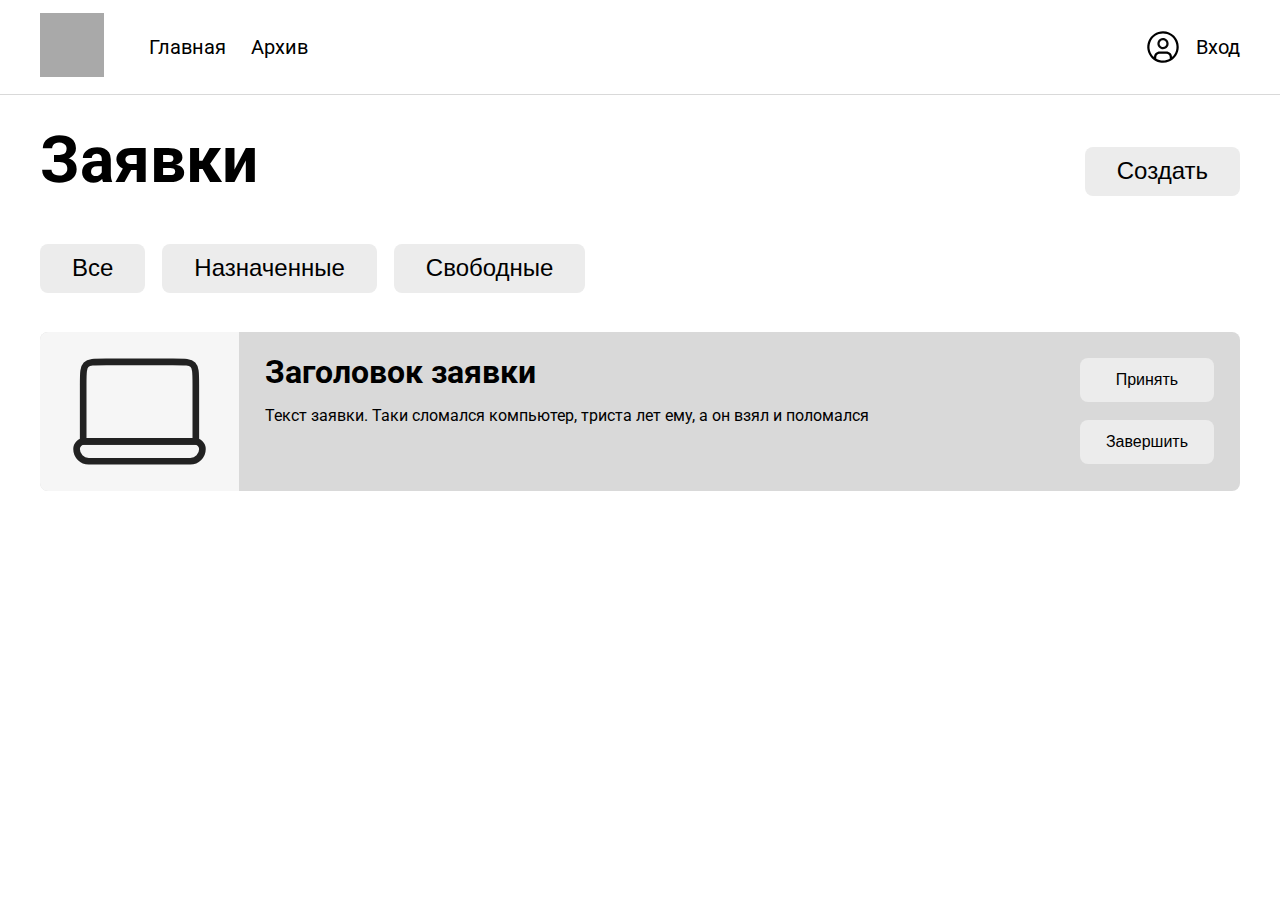
<file: BidBook/index.html>
<!DOCTYPE html>
<html lang="en">
  <head>
    <meta charset="UTF-8" />
    <meta name="viewport" content="width=device-width, initial-scale=1.0" />
    <link rel="stylesheet" href="./styles/global.css" />
    <link rel="stylesheet" href="./styles/header.css" />
    <link rel="stylesheet" href="./styles/mainpage.css" />
    <link rel="stylesheet" href="./styles/components/button.css" />
    <link rel="stylesheet" href="./styles/components/card.css" />
    <link rel="preconnect" href="https://fonts.googleapis.com" />
    <link rel="preconnect" href="https://fonts.gstatic.com" crossorigin />
    <link
      href="https://fonts.googleapis.com/css2?family=Roboto:wght@400;700&display=swap"
      rel="stylesheet"
    />

    <title>BidBook</title>
  </head>
  <body>
    <header class="header">
      <div class="header__wrapper">
        <a href="#"
          ><img
            src="./images/logo.svg"
            alt="Логотип BigBook"
            class="header__logo"
        /></a>
        <ul class="header__nav">
          <li><a href="#" class="nav__link">Главная</a></li>
          <li><a href="#" class="nav__link">Архив</a></li>
        </ul>
        <a href="#" class="header__profile">
          <img
            src="./images/profile-logo.svg"
            alt="Логотип пользователя"
            class="header__prfile__logo"
          />
          Вход
        </a>
        <img src="./images/menu.svg" alt="" class="mobile-menu" />
      </div>
    </header>
    <main class="main">
      <div class="main__head">
        <h1>Заявки</h1>
        <button class="button button_normal">Создать</button>
      </div>
      <div class="main__chips">
        <button class="button button_normal">Все</button>
        <button class="button button_normal">Назначенные</button>
        <button class="button button_normal">Свободные</button>
      </div>
      <div class="card__wrapper">
        <div class="card">
          <div class="card__image-bg">
            <img
              src="./images/main_icons/desktop.svg"
              alt="Логотип компьютера"
              class="card__image"
            />
          </div>
          <div class="card__main">
            <div class="card__main__wrapper">
              <div class="card__main__body">
                <h2>Заголовок заявки</h2>
                <p>
                  Текст заявки. Таки сломался компьютер, триста лет ему, а он
                  взял и поломался
                </p>
              </div>
              <div class="card__main__buttons">
                <button class="button button_small">Принять</button>
                <button class="button button_small">Завершить</button>
              </div>
            </div>
            <div class="card__main__footer"></div>
          </div>
        </div>
      </div>
    </main>
    <footer></footer>
  </body>
</html>
</file>
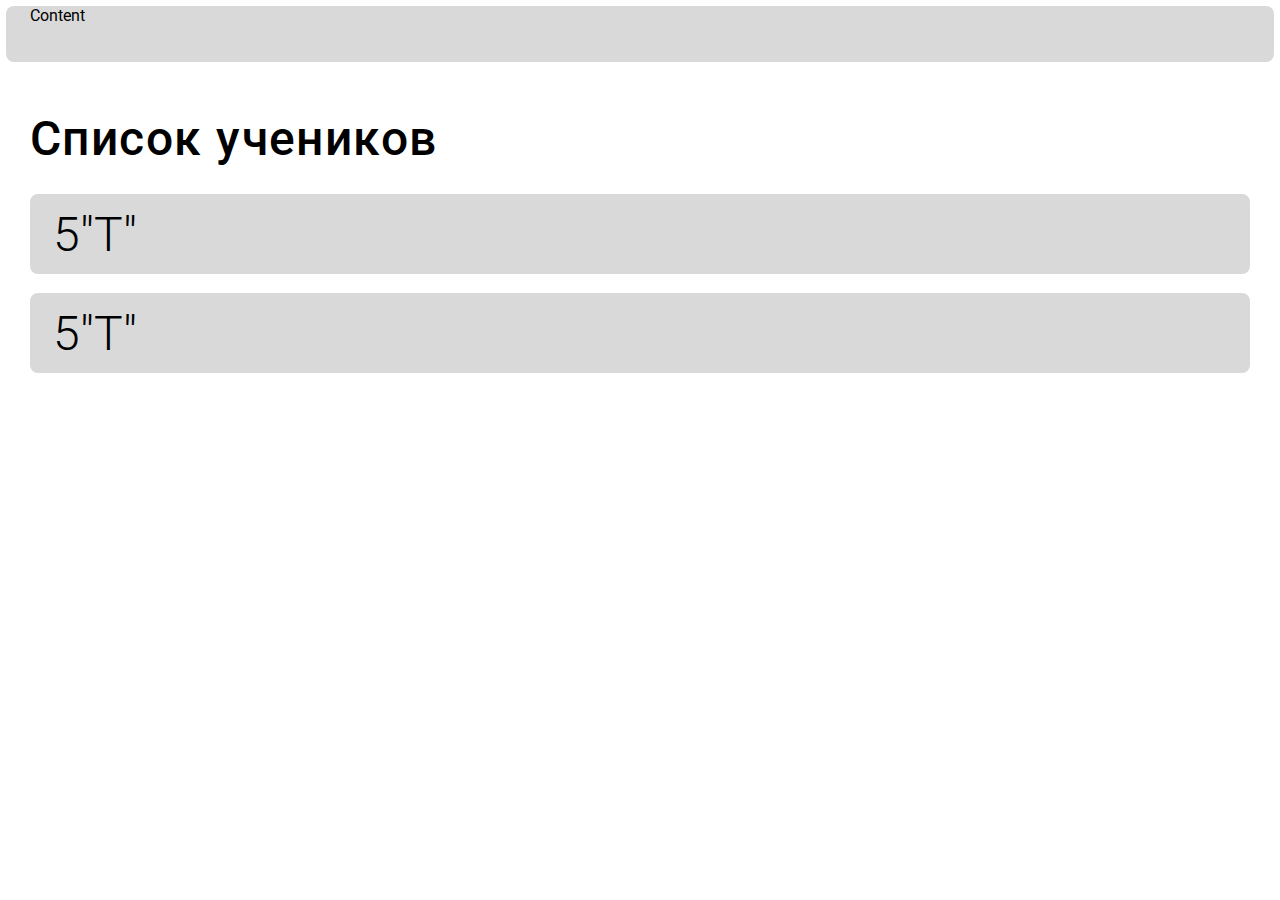
<file: GradeWorl/index.html>
<!DOCTYPE html>
<html lang="en">
  <head>
    <meta charset="UTF-8" />
    <meta name="viewport" content="width=device-width, initial-scale=1.0" />
    <title>MainPage</title>
    <!--App css-->
    <link rel="stylesheet" href="./styles/global.css" />
    <link rel="stylesheet" href="./styles/components/header.css" />
    <link rel="stylesheet" href="./styles/components/accordion.css" />
    <link rel="stylesheet" href="./styles/pages/index.css" />
    <!--Fonts-->
    <link rel="preconnect" href="https://fonts.googleapis.com" />
    <link rel="preconnect" href="https://fonts.gstatic.com" crossorigin />
    <link
      href="https://fonts.googleapis.com/css2?family=Roboto:wght@300;500&display=swap"
      rel="stylesheet"
    />
    <script src="./scripts/accordion.js" async></script>
  </head>
  <body>
    <header class="header">
      <div class="wrapper">Content</div>
    </header>
    <main>
      <h1>Список учеников</h1>
      <!--разделить заголовок и тело аккордиона, сдеать css анимацию и скрипт раскрытия-->
      <div class="accordion__wrapper">
        <div class="accordion__main">
          <div class="accordion__header">
            <h2>5"T"</h2>
          </div>
          <div class="accordion__body">
            <p class="accordion__item">Иванов Иван Иванович</p>
            <p class="accordion__item">Иванов Иван Иванович</p>
            <p class="accordion__item">Иванов Иван Иванович</p>
            <p class="accordion__item">Иванов Иван Иванович</p>
            <p class="accordion__item">Иванов Иван Иванович</p>
            <p class="accordion__item">Иванов Иван Иванович</p>
            <p class="accordion__item">Иванов Иван Иванович</p>
            <p class="accordion__item">Иванов Иван Иванович</p>
          </div>
        </div>
        <!---->
        <div class="accordion__main">
          <div class="accordion__header">
            <h2>5"T"</h2>
          </div>
          <div class="accordion__body">
            <p class="accordion__item">Иванов Иван Иванович</p>
          </div>
        </div>
      </div>
    </main>
  </body>
</html>
</file>
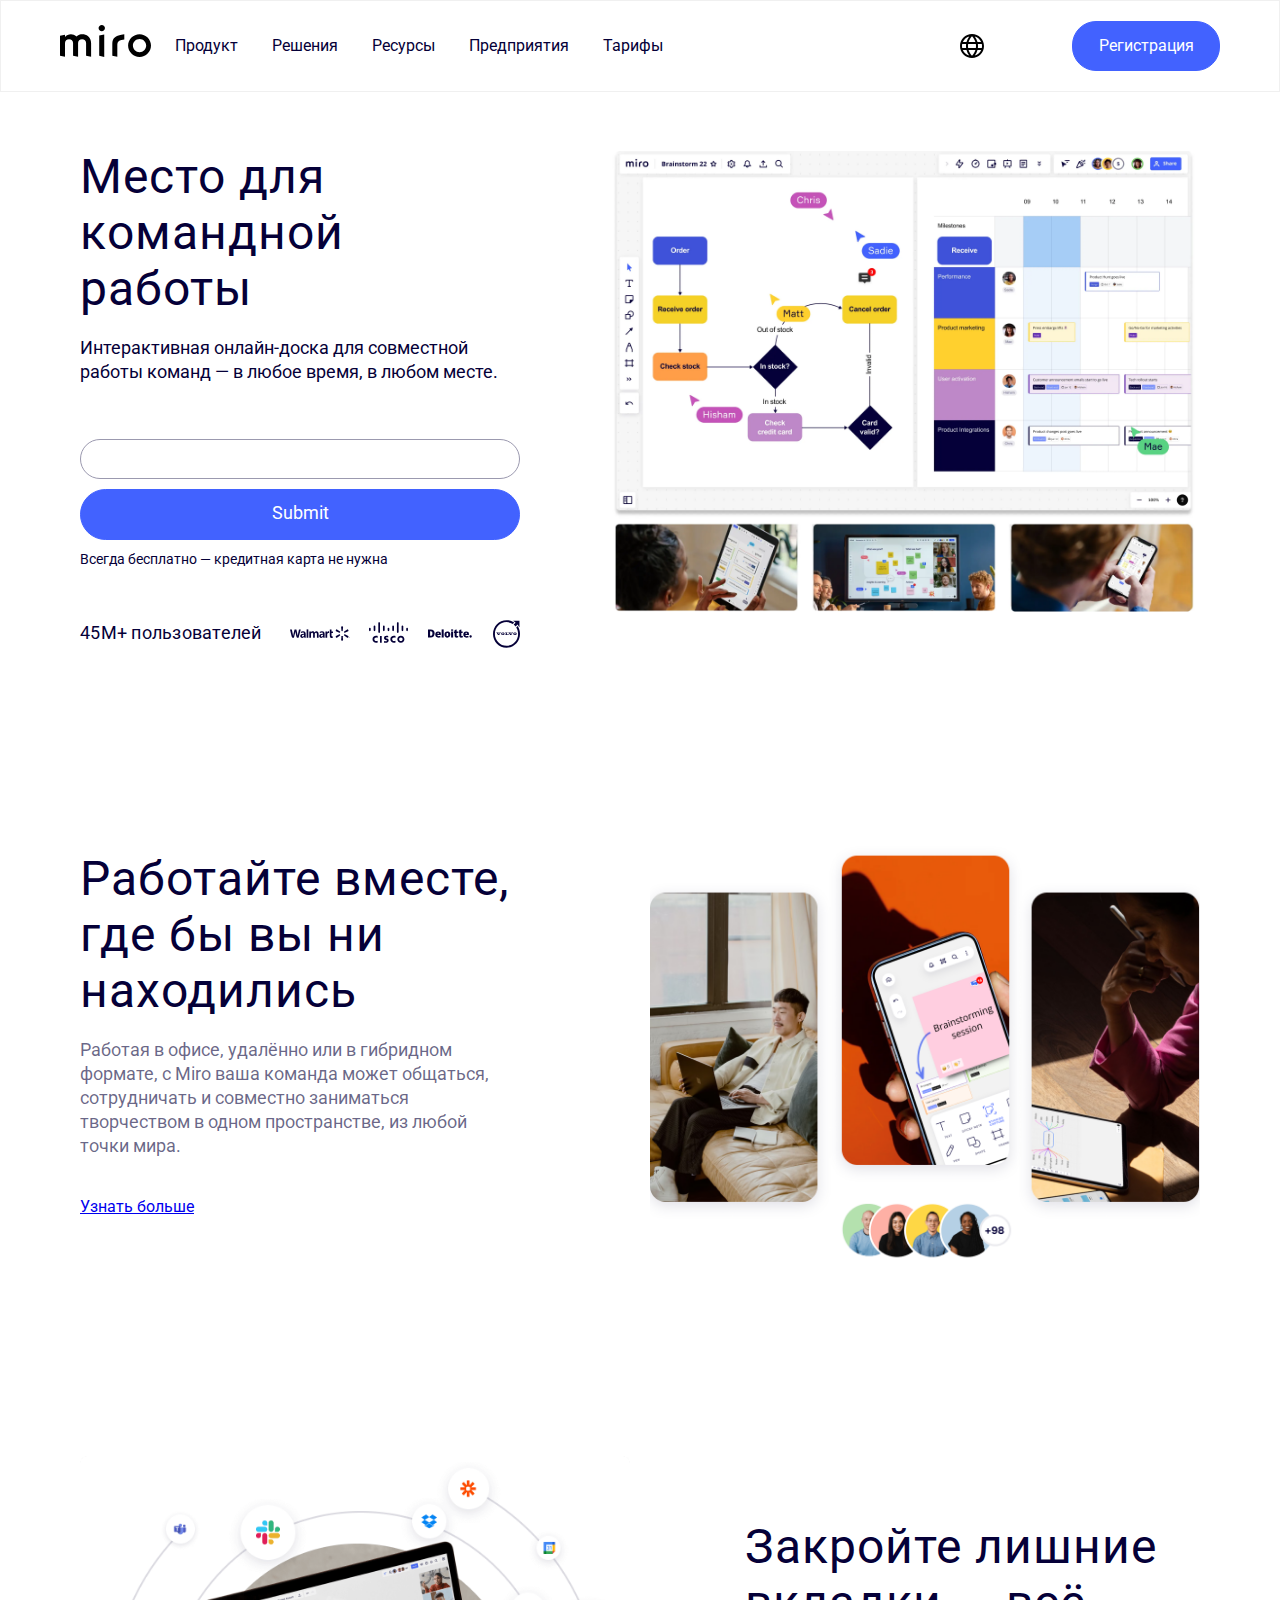
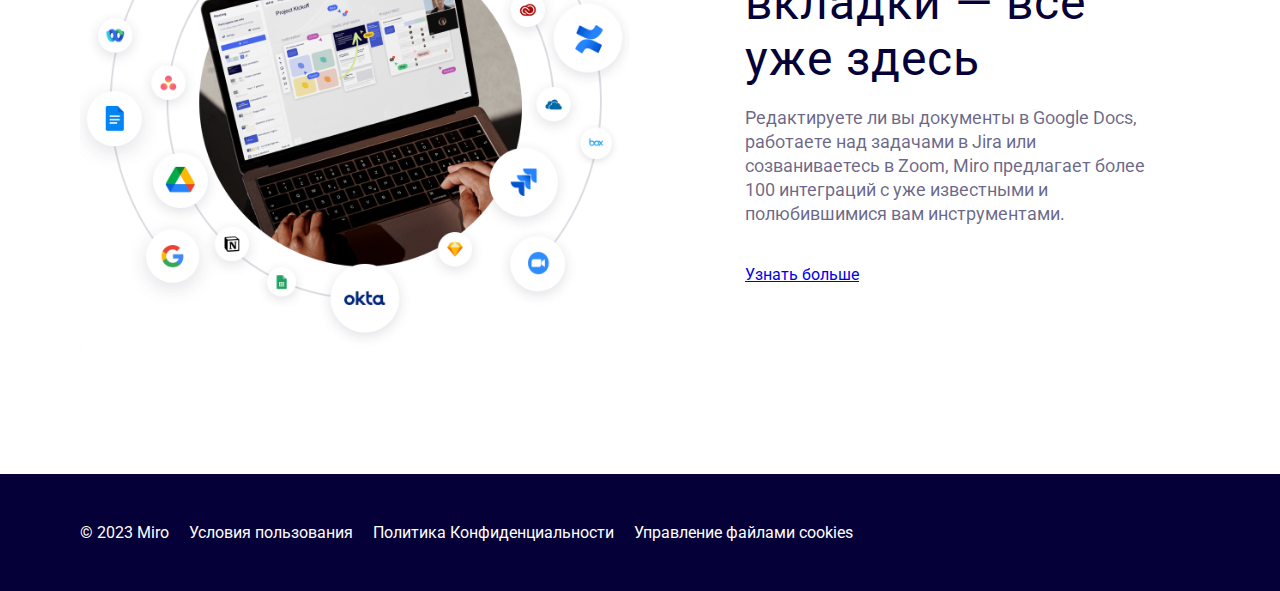
<file: miro/index.html>
<!DOCTYPE html>
<html lang="en">
  <head>
    <meta charset="UTF-8" />
    <meta name="viewport" content="width=device-width, initial-scale=1.0" />
    <title>Miro</title>
    <link rel="stylesheet" href="./styles/styles.css" />
    <link rel="preconnect" href="https://fonts.googleapis.com" />
    <link rel="preconnect" href="https://fonts.gstatic.com" crossorigin />
    <link
      href="https://fonts.googleapis.com/css2?family=Roboto&display=swap"
      rel="stylesheet"
    />
  </head>
  <body>
    <header>
      <nav>
        <a href="#"><img src="./images/Miro_icon.svg" alt="Логотип Miro" /></a>
        <ul>
          <li><a href="#">Продукт</a></li>
          <li><a href="#">Решения</a></li>
          <li><a href="#">Ресурсы</a></li>
          <li><a href="#">Предприятия</a></li>
          <li><a href="#">Тарифы</a></li>
        </ul>
        <img src="./images/globus.svg" alt="Изменение языка" class="langimg" />
        <a href="#" class="reglink">Регистрация</a>
      </nav>
    </header>

    <main>
      <section id="heroSection">
        <div>
          <h1>
            Место для<br />
            командной<br />
            работы
          </h1>
          <p class="ptext">
            Интерактивная онлайн-доска для совместной<br />работы команд — в
            любое время, в любом месте.
          </p>
          <form action="#" id="heroForm">
            <label for="heroEmail">E-mail</label>
            <input type="email" id="heroEmail" />
            <div>
              <input type="submit" />
            </div>
            <p>Всегда бесплатно — кредитная карта не нужна</p>
          </form>
          <div>
            <p>45M+ пользователей</p>
            <img src="./images/walmart.svg" alt="walmart logo" id="walmart" />
            <img src="./images/cisco.svg" alt="Cisco logo" /><img
              src="./images/Deloitte.svg"
              alt="Deloitte logo"
            />
            <img src="./images/volvo.svg" alt="volvo logo" />
          </div>
        </div>
        <img src="./images/miro_1.png" alt="Рабочее пространство Miro" />
      </section>
      <section id="secondSection">
        <div>
          <h2>Работайте вместе,<br />где бы вы ни<br />находились</h2>
          <p class="ptext gray">
            Работая в офисе, удалённо или в гибридном<br />формате, с Miro ваша
            команда может общаться,<br />сотрудничать и совместно заниматься<br />
            творчеством в одном пространстве, из любой<br />точки мира.
          </p>
          <a href="#">Узнать больше</a>
        </div>
        <img src="./images/miro_2.png" alt="Совместная работа в Miro" />
      </section>
      <section id="thirdSection">
        <img
          src="./images/miro_3.png"
          alt="Пример интеграции других сервисов"
        />
        <div>
          <h2>Закройте лишние<br />вкладки — всё<br />уже здесь</h2>
          <p class="ptext gray">
            Редактируете ли вы документы в Google Docs,<br />работаете над
            задачами в Jira или<br />созваниваетесь в Zoom, Miro предлагает
            более<br />100 интеграций с уже известными и<br />полюбившимися вам
            инструментами.
          </p>
          <a href="#">Узнать больше</a>
        </div>
      </section>
    </main>
    <footer>
      <div>
        <div><p>&copy; 2023 Miro</p></div>
        <div>
          <p>Условия пользования</p>
        </div>
        <div>
          <p>Политика Конфиденциальности</p>
        </div>
        <div>
          <p>Управление файлами cookies</p>
        </div>
      </div>
    </footer>
  </body>
</html>
</file>
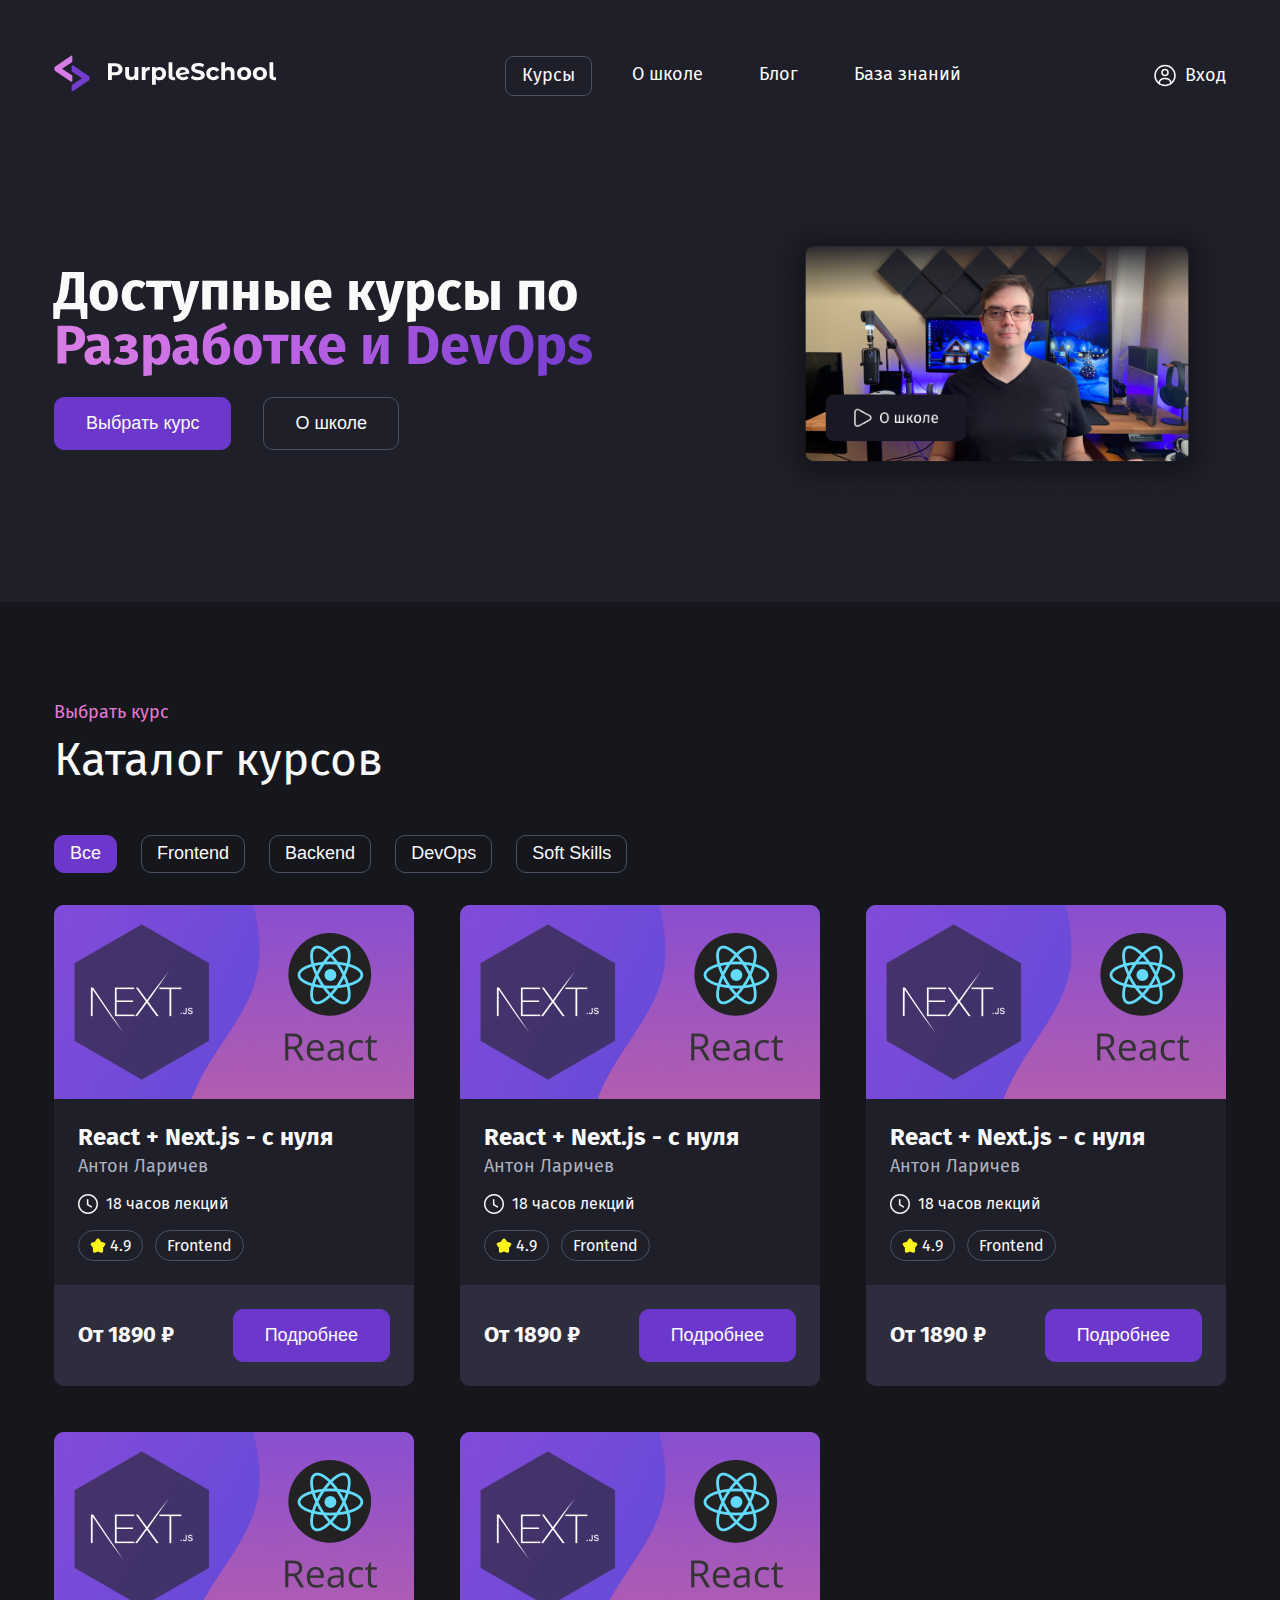
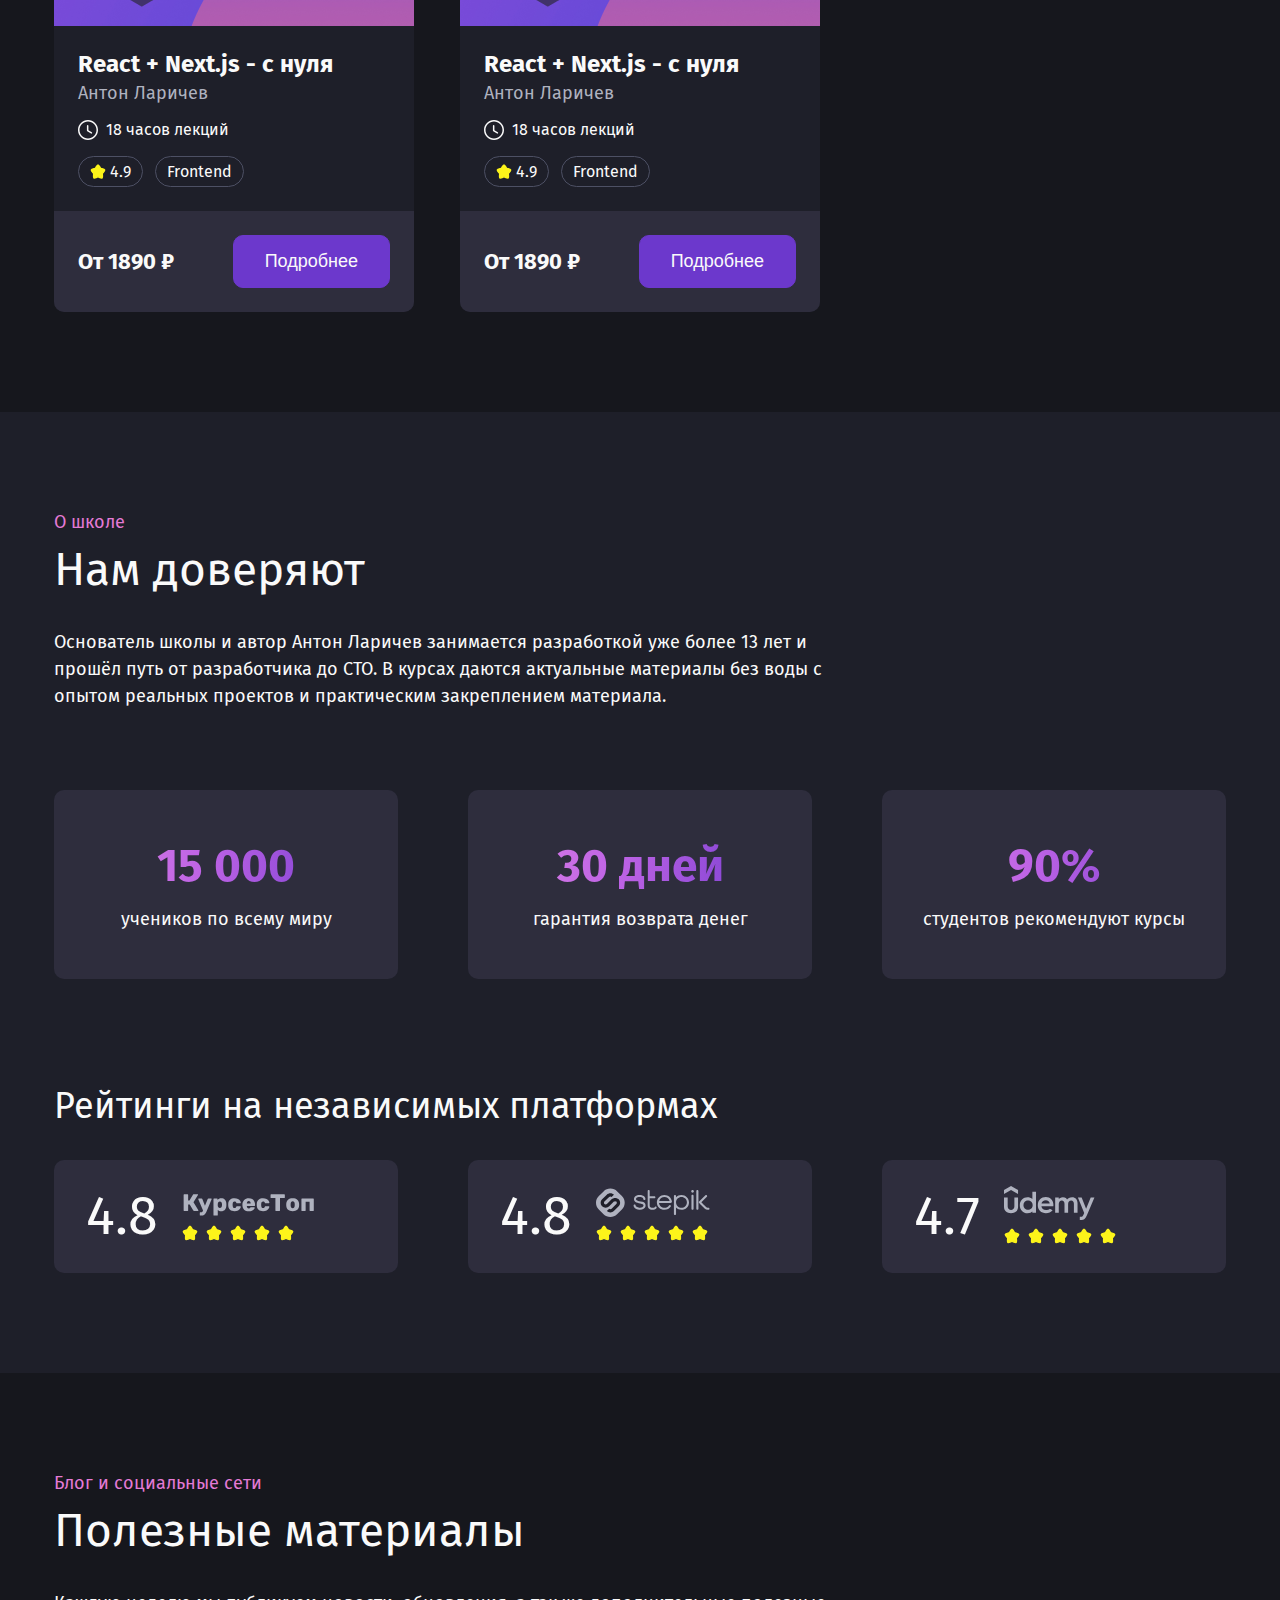
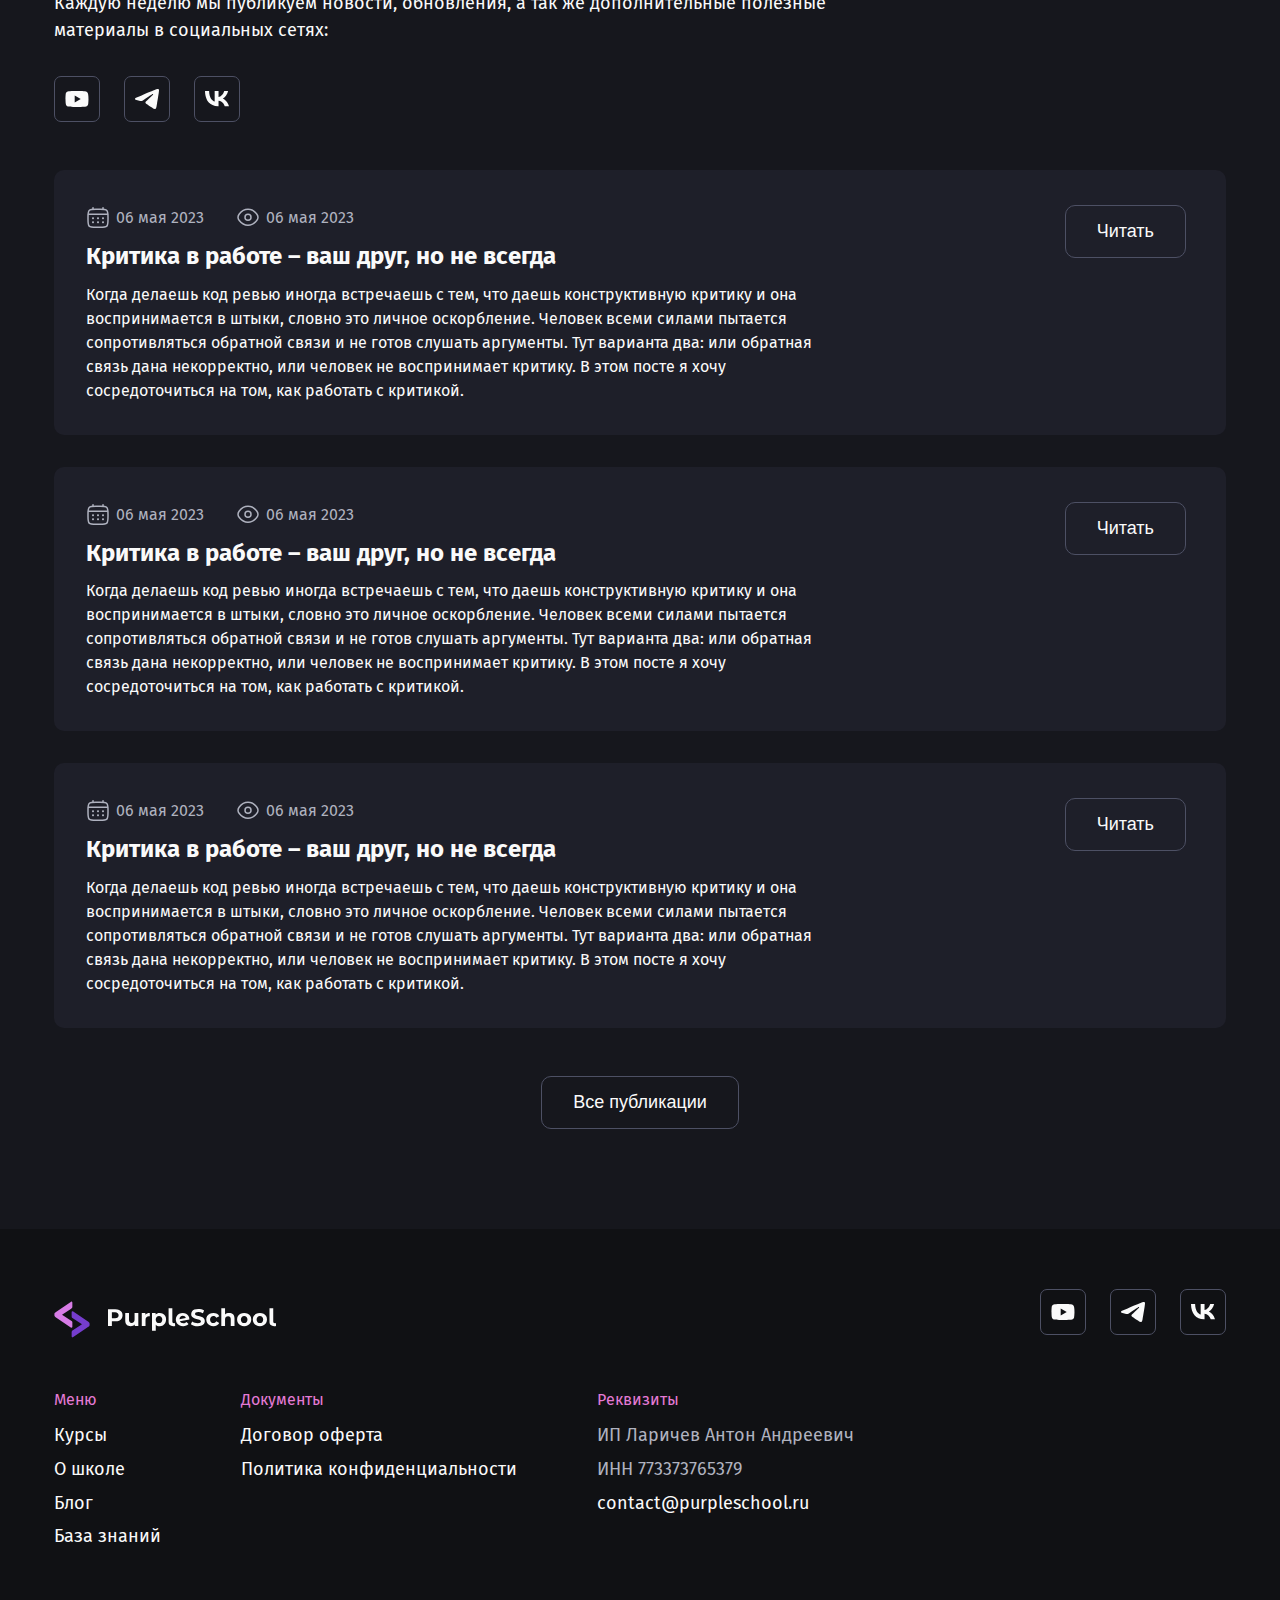
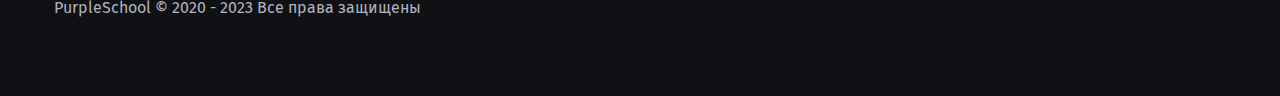
<file: school/index.html>
<!DOCTYPE html>
<html lang="en">
  <head>
    <meta charset="UTF-8" />
    <meta name="viewport" content="width=device-width, initial-scale=1.0" />
    <link rel="preconnect" href="https://fonts.googleapis.com" />
    <link rel="preconnect" href="https://fonts.gstatic.com" crossorigin />
    <link
      href="https://fonts.googleapis.com/css2?family=Fira+Sans:wght@400;700&display=swap"
      rel="stylesheet"
    />
    <link rel="stylesheet" href="./styles/global.css" />
    <link rel="stylesheet" href="./styles/header.css" />
    <link rel="stylesheet" href="./styles/page.css" />
    <link rel="stylesheet" href="./styles/components/button.css" />
    <link rel="stylesheet" href="./styles/footer.css" />
    <link rel="stylesheet" href="./styles/components/socials.css" />
    <link rel="stylesheet" href="./styles/components/subheading.css" />
    <link rel="stylesheet" href="./styles/components/card.css" />
    <title>School</title>
  </head>
  <body>
    <header class="header">
      <div class="header__wrapper">
        <a href="#" class="header__logo">
          <img src="./images/logo.svg" alt="логотип Purple School"
        /></a>
        <nav>
          <ul class="menu">
            <li class="menu__item menu__item_active"><a href="#">Курсы</a></li>
            <li class="menu__item"><a href="#">О школе</a></li>
            <li class="menu__item"><a href="#">Блог</a></li>
            <li class="menu__item"><a href="#">База знаний</a></li>
          </ul>
        </nav>
        <a href="#" class="header__login">
          <img src="./images/user.svg" alt="Логотип пользователя" />
          <div>Вход</div>
        </a>
        <button class="header__mobile-menu-button">
          <img src="./images/menu.svg" alt="Мобильное меню" />
        </button>
      </div>
    </header>
    <main>
      <section class="hero">
        <div class="hero__wrapper">
          <div>
            <h1 class="hero__h1">
              Доступные курсы по<br />
              <span class="hero__h1_gradient">Разработке и DevOps</span>
            </h1>
            <div class="hero__buttons">
              <button class="button button_primary">Выбрать курс</button>
              <button class="button button_secondary">О школе</button>
            </div>
          </div>
          <img
            class="hero__image"
            src="./images/hero_video.png"
            alt="Видео о школе"
          />
        </div>
      </section>
      <section class="courses">
        <div class="courses__head">
          <div class="subheading">
            <p class="subheading__super">Выбрать курс</p>
            <h2 class="subheading__main">Каталог курсов</h2>
          </div>
          <div class="courses__chip-line">
            <button class="button button_primary button_small">Все</button
            ><button class="button button_secondary button_small">
              Frontend</button
            ><button class="button button_secondary button_small">
              Backend</button
            ><button class="button button_secondary button_small">DevOps</button
            ><button class="button button_secondary button_small">
              Soft Skills
            </button>
          </div>
        </div>
        <div class="courses__cards">
          <div class="card">
            <div class="card__cover"></div>
            <div class="card__body">
              <div class="card__title">React + Next.js - с нуля</div>
              <div class="card__author">Антон Ларичев</div>
              <div class="card__lecture-time">
                <img src="./images/time_icon.svg" alt="Значок часов" />
                <div>18 часов лекций</div>
              </div>
              <div class="card__lecture__statistic">
                <div class="card__stat-item">
                  <img src="./images/Star.svg" alt="Значок звезды" />
                  <div>4.9</div>
                </div>
                <div class="card__stat-item">
                  <div>Frontend</div>
                </div>
              </div>
            </div>
            <div class="card__footer">
              <div class="card__price">От 1890 &#8381;</div>
              <button class="button button_primary">Подробнее</button>
            </div>
          </div>
          <div class="card">
            <div class="card__cover"></div>
            <div class="card__body">
              <div class="card__title">React + Next.js - с нуля</div>
              <div class="card__author">Антон Ларичев</div>
              <div class="card__lecture-time">
                <img src="./images/time_icon.svg" alt="Значок часов" />
                <div>18 часов лекций</div>
              </div>
              <div class="card__lecture__statistic">
                <div class="card__stat-item">
                  <img src="./images/Star.svg" alt="Значок звезды" />
                  <div>4.9</div>
                </div>
                <div class="card__stat-item">
                  <div>Frontend</div>
                </div>
              </div>
            </div>
            <div class="card__footer">
              <div class="card__price">От 1890 &#8381;</div>
              <button class="button button_primary">Подробнее</button>
            </div>
          </div>
          <div class="card">
            <div class="card__cover"></div>
            <div class="card__body">
              <div class="card__title">React + Next.js - с нуля</div>
              <div class="card__author">Антон Ларичев</div>
              <div class="card__lecture-time">
                <img src="./images/time_icon.svg" alt="Значок часов" />
                <div>18 часов лекций</div>
              </div>
              <div class="card__lecture__statistic">
                <div class="card__stat-item">
                  <img src="./images/Star.svg" alt="Значок звезды" />
                  <div>4.9</div>
                </div>
                <div class="card__stat-item">
                  <div>Frontend</div>
                </div>
              </div>
            </div>
            <div class="card__footer">
              <div class="card__price">От 1890 &#8381;</div>
              <button class="button button_primary">Подробнее</button>
            </div>
          </div>
          <div class="card">
            <div class="card__cover"></div>
            <div class="card__body">
              <div class="card__title">React + Next.js - с нуля</div>
              <div class="card__author">Антон Ларичев</div>
              <div class="card__lecture-time">
                <img src="./images/time_icon.svg" alt="Значок часов" />
                <div>18 часов лекций</div>
              </div>
              <div class="card__lecture__statistic">
                <div class="card__stat-item">
                  <img src="./images/Star.svg" alt="Значок звезды" />
                  <div>4.9</div>
                </div>
                <div class="card__stat-item">
                  <div>Frontend</div>
                </div>
              </div>
            </div>
            <div class="card__footer">
              <div class="card__price">От 1890 &#8381;</div>
              <button class="button button_primary">Подробнее</button>
            </div>
          </div>
          <div class="card">
            <div class="card__cover"></div>
            <div class="card__body">
              <div class="card__title">React + Next.js - с нуля</div>
              <div class="card__author">Антон Ларичев</div>
              <div class="card__lecture-time">
                <img src="./images/time_icon.svg" alt="Значок часов" />
                <div>18 часов лекций</div>
              </div>
              <div class="card__lecture__statistic">
                <div class="card__stat-item">
                  <img src="./images/Star.svg" alt="Значок звезды" />
                  <div>4.9</div>
                </div>
                <div class="card__stat-item">
                  <div>Frontend</div>
                </div>
              </div>
            </div>
            <div class="card__footer">
              <div class="card__price">От 1890 &#8381;</div>
              <button class="button button_primary">Подробнее</button>
            </div>
          </div>
        </div>
      </section>
      <section class="feedback">
        <div class="feedback__wrapper">
          <div class="feedback__header">
            <div class="subheading">
              <p class="subheading__super">О школе</p>
              <h2 class="subheading__main">Нам доверяют</h2>
            </div>
            <p class="blog__p">
              Основатель школы и автор Антон Ларичев занимается разработкой уже
              более 13 лет и прошёл путь от разработчика до CTO. В курсах даются
              актуальные материалы без воды с опытом реальных проектов и
              практическим закреплением материала.
            </p>
          </div>
          <div class="card card_light card_padding-48 feedback__stat_card">
            <div class="feedback__text_gradient">15 000</div>
            <div class="feedback__text_base">учеников по всему миру</div>
          </div>
          <div class="card card_light card_padding-48 feedback__stat_card">
            <div class="feedback__text_gradient">30 дней</div>
            <div class="feedback__text_base">гарантия возврата денег</div>
          </div>
          <div class="card card_light card_padding-48 feedback__stat_card">
            <div class="feedback__text_gradient">90%</div>
            <div class="feedback__text_base">студентов рекомендуют курсы</div>
          </div>
          <h3 class="feedback__ratings-header">
            Рейтинги на независимых платформах
          </h3>
          <div class="card card_light card_padding-24 feedback__rating-wrapper">
            <div class="rating-number">4.8</div>
            <div>
              <img src="./images/courses_rating_1.svg" alt="" />
            </div>
          </div>
          <div class="card card_light card_padding-24 feedback__rating-wrapper">
            <div class="rating-number">4.8</div>
            <div>
              <img src="./images/courses_rating_2.svg" alt="" />
            </div>
          </div>
          <div class="card card_light card_padding-24 feedback__rating-wrapper">
            <div class="rating-number">4.7</div>
            <div>
              <img src="./images/courses_rating_3.svg" alt="" />
            </div>
          </div>
        </div>
      </section>
      <section>
        <div class="blog__wrapper">
          <div class="blog__header">
            <div class="subheading">
              <p class="subheading__super">Блог и социальные сети</p>
              <h2 class="subheading__main">Полезные материалы</h2>
            </div>
            <p class="blog__p">
              Каждую неделю мы публикуем новости, обновления, а так же
              дополнительные полезные материалы в социальных сетях:
            </p>
            <div class="socials">
              <a class="socials__link" href="#"
                ><img src="./images/youtube_logo.svg" alt="Логотип youtube"
              /></a>
              <a class="socials__link" href="#"
                ><img src="./images/telegram_logo.svg" alt="Логотип telegram"
              /></a>
              <a class="socials__link" href="#"
                ><img src="./images/vk_logo.svg" alt="Логотип vk"
              /></a>
            </div>
          </div>
          <div class="articles">
            <div class="articles__item">
              <div class="articles__item__content">
                <div class="articles__item__statistic">
                  <div class="articles__item__statistic__unit">
                    <img
                      src="./images/icons/Calendar.svg"
                      alt="Миниатюра календаря"
                    />
                    <p>06 мая 2023</p>
                  </div>
                  <div class="articles__item__statistic__unit">
                    <img src="./images/icons/Eye.svg" alt="Миниатюра глаза" />
                    <p>06 мая 2023</p>
                  </div>
                </div>
                <h3>Критика в работе – ваш друг, но не всегда</h3>
                <p>
                  Когда делаешь код ревью иногда встречаешь с тем, что даешь
                  конструктивную критику и она воспринимается в штыки, словно
                  это личное оскорбление. Человек всеми силами пытается
                  сопротивляться обратной связи и не готов слушать аргументы.
                  Тут варианта два: или обратная связь дана некорректно, или
                  человек не воспринимает критику. В этом посте я хочу
                  сосредоточиться на том, как работать с критикой.
                </p>
              </div>
              <button class="button button_secondary">Читать</button>
            </div>
            <div class="articles__item">
              <div class="articles__item__content">
                <div class="articles__item__statistic">
                  <div class="articles__item__statistic__unit">
                    <img
                      src="./images/icons/Calendar.svg"
                      alt="Миниатюра календаря"
                    />
                    <p>06 мая 2023</p>
                  </div>
                  <div class="articles__item__statistic__unit">
                    <img src="./images/icons/Eye.svg" alt="Миниатюра глаза" />
                    <p>06 мая 2023</p>
                  </div>
                </div>
                <h3>Критика в работе – ваш друг, но не всегда</h3>
                <p>
                  Когда делаешь код ревью иногда встречаешь с тем, что даешь
                  конструктивную критику и она воспринимается в штыки, словно
                  это личное оскорбление. Человек всеми силами пытается
                  сопротивляться обратной связи и не готов слушать аргументы.
                  Тут варианта два: или обратная связь дана некорректно, или
                  человек не воспринимает критику. В этом посте я хочу
                  сосредоточиться на том, как работать с критикой.
                </p>
              </div>
              <button class="button button_secondary">Читать</button>
            </div>
            <div class="articles__item">
              <div class="articles__item__content">
                <div class="articles__item__statistic">
                  <div class="articles__item__statistic__unit">
                    <img
                      src="./images/icons/Calendar.svg"
                      alt="Миниатюра календаря"
                    />
                    <p>06 мая 2023</p>
                  </div>
                  <div class="articles__item__statistic__unit">
                    <img src="./images/icons/Eye.svg" alt="Миниатюра глаза" />
                    <p>06 мая 2023</p>
                  </div>
                </div>
                <h3>Критика в работе – ваш друг, но не всегда</h3>
                <p>
                  Когда делаешь код ревью иногда встречаешь с тем, что даешь
                  конструктивную критику и она воспринимается в штыки, словно
                  это личное оскорбление. Человек всеми силами пытается
                  сопротивляться обратной связи и не готов слушать аргументы.
                  Тут варианта два: или обратная связь дана некорректно, или
                  человек не воспринимает критику. В этом посте я хочу
                  сосредоточиться на том, как работать с критикой.
                </p>
              </div>
              <button class="button button_secondary">Читать</button>
            </div>
          </div>
          <div class="blog__btn">
            <button class="button button_secondary blog__all-button">
              Все публикации
            </button>
          </div>
        </div>
      </section>
    </main>
    <footer>
      <div class="footer__wrapper">
        <div class="footer__links">
          <a href="#" class="footer__links__logo">
            <img src="./images/logo.svg" alt="логотип Purple School"
          /></a>
          <div class="socials">
            <a class="socials__link" href="#"
              ><img src="./images/youtube_logo.svg" alt="Логотип youtube"
            /></a>
            <a class="socials__link" href="#"
              ><img src="./images/telegram_logo.svg" alt="Логотип telegram"
            /></a>
            <a class="socials__link" href="#"
              ><img src="./images/vk_logo.svg" alt="Логотип vk"
            /></a>
          </div>
        </div>
        <div class="footer__data">
          <div class="footer__menu">
            <p class="footer__list__head">Меню</p>
            <ul class="footer__list">
              <li class="footer__list__item"><a href="#">Курсы</a></li>
              <li class="footer__list__item"><a href="#">О школе</a></li>
              <li class="footer__list__item"><a href="#">Блог</a></li>
              <li class="footer__list__item"><a href="#">База знаний</a></li>
            </ul>
          </div>
          <div class="footer__documents">
            <p class="footer__list__head">Документы</p>
            <ul class="footer__list">
              <li class="footer__list__item"><a href="#">Договор оферта</a></li>
              <li class="footer__list__item">
                <a href="#">Политика конфиденциальности</a>
              </li>
            </ul>
          </div>
          <div class="footer__requisites">
            <p class="footer__list__head">Реквизиты</p>
            <ul class="footer__list">
              <li class="footer__list__item footer__list__item_gray">
                ИП Ларичев Антон Андреевич
              </li>
              <li class="footer__list__item footer__list__item_gray">
                ИНН 773373765379
              </li>
              <li class="footer__list__item">contact@purpleschool.ru</li>
            </ul>
          </div>
        </div>
        <p class="footer__copywrite">
          PurpleSchool © 2020 - 2023 Все права защищены
        </p>
      </div>
    </footer>
  </body>
</html>
</file>
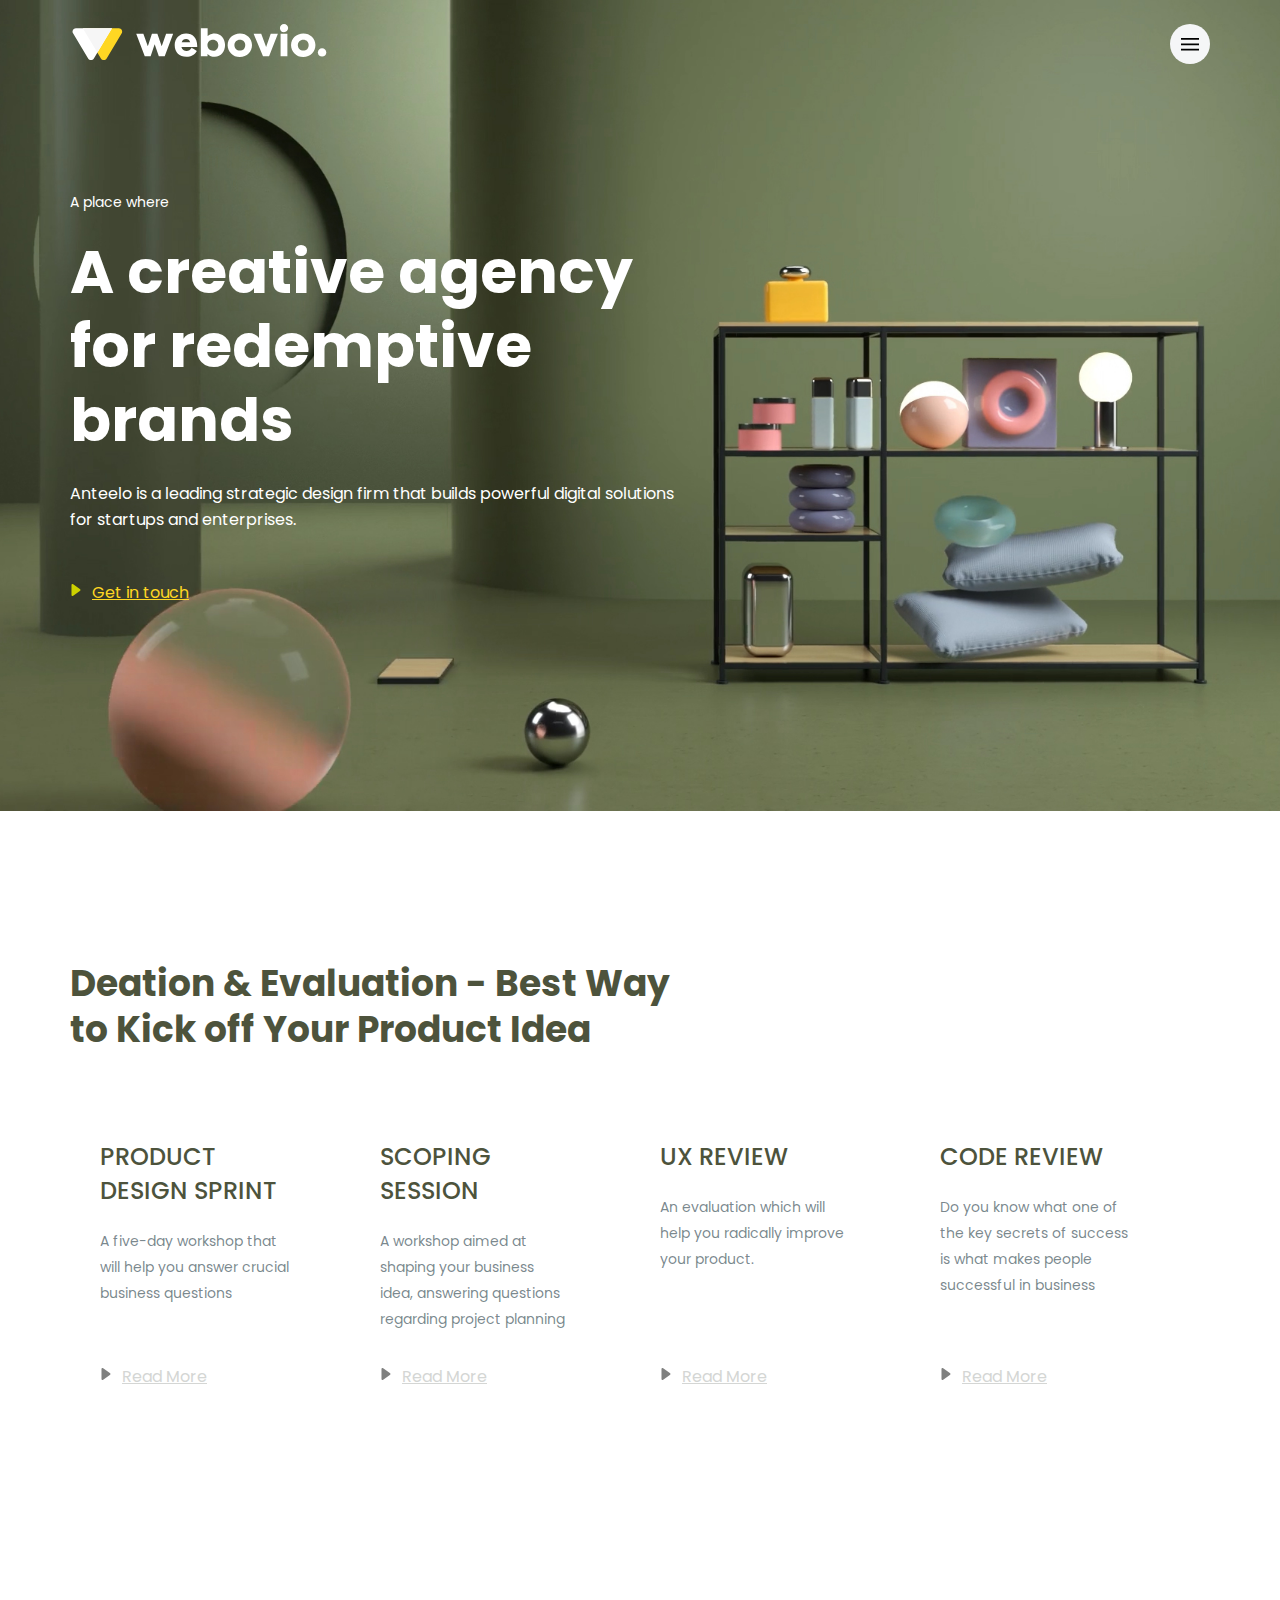
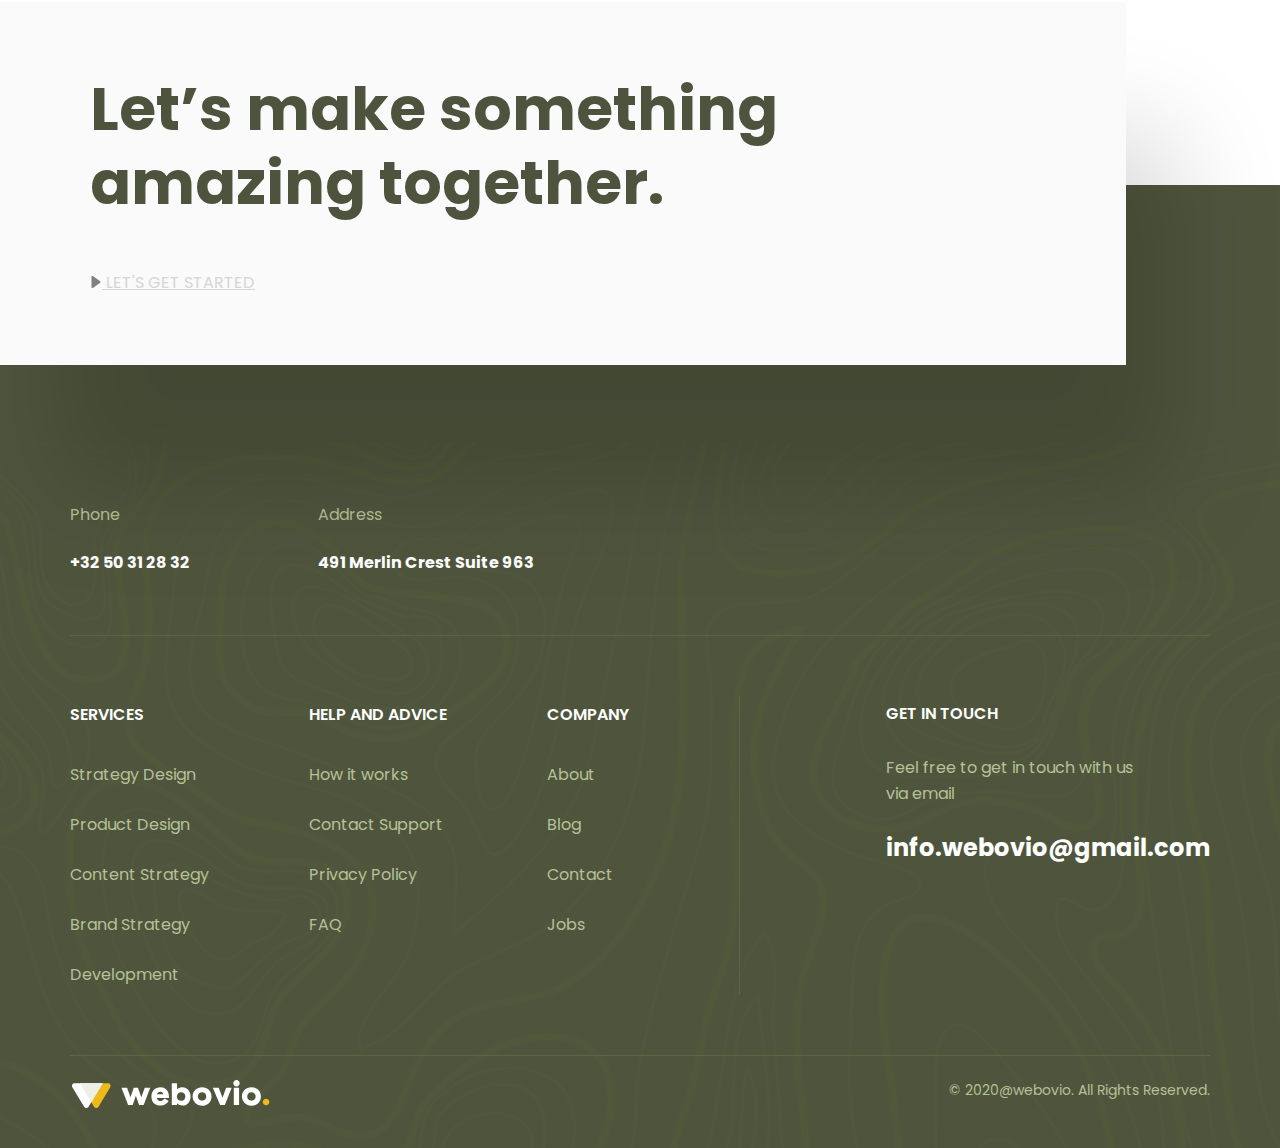
<file: webovio/index.html>
<!DOCTYPE html>
<html lang="en">
  <head>
    <meta charset="UTF-8" />
    <meta name="viewport" content="width=device-width, initial-scale=1.0" />
    <link rel="preconnect" href="https://fonts.googleapis.com" />
    <link rel="preconnect" href="https://fonts.gstatic.com" crossorigin />
    <link
      href="https://fonts.googleapis.com/css2?family=Poppins:wght@400;600;700&display=swap"
      rel="stylesheet"
    />
    <link rel="stylesheet" href="./styles/styles.css" />
    <link rel="stylesheet" href="./styles/components/card.css" />
    <title>Webovio</title>
  </head>
  <body>
    <header class="header">
      <div class="header__wrapper">
        <a href="#">
          <img src="./images/Logo.svg" />
        </a>
        <button class="menu">
          <img src="./images/icons8-menu.svg" />
        </button>
      </div>
    </header>
    <main>
      <section class="hero">
        <div class="hero__wrapper">
          <div class="hero__content">
            <span class="hero__subtitle">A place where</span>
            <h1 class="hero__title">A creative agency for redemptive brands</h1>
            <p class="hero__desc">
              Anteelo is a leading strategic design firm that builds powerful
              digital solutions for startups and enterprises.
            </p>
            <a class="hero__link" href="#"
              ><img src="./images/Arrow.svg" width="12" height="12" /> Get in
              touch</a
            >
          </div>
        </div>
      </section>
      <section class="ways">
        <div class="ways__wrapper">
          <h2 class="ways__header">
            Deation & Evaluation - Best Way to Kick off Your Product Idea
          </h2>
          <div class="ways__list">
            <div class="card">
              <h3 class="card__header">Product Design Sprint</h3>
              <p class="card__desc">
                A five-day workshop that will help you answer crucial business
                questions
              </p>
              <a class="card__link" href="#"
                ><img src="./images/Arrow.svg" width="12" height="12" /> Read
                More</a
              >
            </div>
            <div class="card">
              <h3 class="card__header">Scoping Session</h3>
              <p class="card__desc">
                A workshop aimed at shaping your business idea, answering
                questions regarding project planning
              </p>
              <a class="card__link" href="#"
                ><img src="./images/Arrow.svg" width="12" height="12" /> Read
                More</a
              >
            </div>
            <div class="card">
              <h3 class="card__header">UX Review</h3>
              <p class="card__desc">
                An evaluation which will help you radically improve your
                product.
              </p>
              <a class="card__link" href="#"
                ><img src="./images/Arrow.svg" width="12" height="12" /> Read
                More</a
              >
            </div>
            <div class="card">
              <h3 class="card__header">Code Review</h3>
              <p class="card__desc">
                Do you know what one of the key secrets of success is what makes
                people successful in business
              </p>
              <a class="card__link" href="#"
                ><img src="./images/Arrow.svg" width="12" height="12" /> Read
                More</a
              >
            </div>
          </div>
        </div>
      </section>
      <section class="call">
        <h2 class="call_header">
          Let’s make something<br />
          amazing together.
        </h2>
        <a href="#" class="call__link"
          ><img src="./images/Arrow.svg" width="12" height="12" /> LET'S GET
          STARTED</a
        >
      </section>
    </main>
    <footer class="footer">
      <div class="footer__content">
        <div class="contacts">
          <div>
            <p class="contacts__header">Phone</p>
            <p class="contacts__data">+32 50 31 28 32</p>
          </div>
          <div>
            <p class="contacts__header">Address</p>
            <p class="contacts__data">491 Merlin Crest Suite 963</p>
          </div>
        </div>
        <div class="about">
          <div class="about__part">
            <div class="about__list">
              <p class="about__part__header">services</p>
              <div class="about__part_body">
                <a href="#" class="about__part_link">Strategy Design</a>
                <a href="#" class="about__part_link">Product Design</a>
                <a href="#" class="about__part_link">Content Strategy</a>
                <a href="#" class="about__part_link">Brand Strategy</a>
                <a href="#" class="about__part_link">Development</a>
              </div>
            </div>
            <div class="about__list">
              <p class="about__part__header">Help And Advice</p>
              <div class="about__part_body">
                <a href="#" class="about__part_link">How it works</a>
                <a href="#" class="about__part_link">Contact Support</a>
                <a href="#" class="about__part_link">Privacy Policy</a>
                <a href="#" class="about__part_link">FAQ</a>
              </div>
            </div>
            <div class="about__list">
              <p class="about__part__header">Company</p>
              <div class="about__part_body">
                <a href="#" class="about__part_link">About</a>
                <a href="#" class="about__part_link">Blog</a>
                <a href="#" class="about__part_link">Contact</a>
                <a href="#" class="about__part_link">Jobs</a>
              </div>
            </div>
          </div>
          <div class="email">
            <p class="email__head">Get in Touch</p>
            <p class="email__text">
              Feel free to get in touch with us<br />via email
            </p>
            <p class="email__addr">info.webovio@gmail.com</p>
          </div>
        </div>
        <div class="footer__copy">
          <a href="#">
            <img src="./images/logofooter.svg" />
          </a>
          <p class="copyright">© 2020@webovio. All Rights Reserved.</p>
        </div>
      </div>
    </footer>
  </body>
</html>
</file>
<file: BidBook/styles/global.css>
:root {
    --gray: #D9D9D9;
    --gray-light: #F6F6F6;
    --white: #fff;
    --black: #000;

    --button-bg: #ECECEC;
}


body {
    margin: 0;
    font-family: Roboto, sans-serif;
    font-style: normal;
    background-color: var(--white);
}

a {
    text-decoration: none;
}
</file>
<file: BidBook/styles/header.css>
.header {
    border-bottom: 1px solid var(--gray);
    margin-bottom: 52px;
}

.header__wrapper {
    max-width: 1200px;
    display: flex;
    margin: 0 auto;
    justify-content: space-between;
    gap: 45px;
    padding: 13px 40px;
}

.header__logo {}

.header__nav {
    display: flex;
    align-items: center;
    gap: 25px;
    margin: 0 auto 0 0;
    padding: 0;
    list-style: none;

}

.nav__link {
    color: var(--Black);
    text-align: center;
    font-size: 20px;
    font-weight: 400;
    line-height: normal;
}

.header__profile {
    display: flex;
    align-items: center;
    gap: 15px;
    padding: 0;
    color: var(--Black);
    font-size: 20px;
    font-weight: 400;
    line-height: normal;
}

.header__prfile__logo {
    width: 36px;
    height: 36px;
}

.mobile-menu {
    cursor: pointer;
    display: none;
}

@media (max-width: 576px) {
    .mobile-menu {
        display: block;
        width: 36px;
    }

    .header__nav, .header__profile {
        display: none;
    }
}
</file>
<file: BidBook/styles/mainpage.css>
main {
    max-width: 1200px;
    padding: 0 40px;
    margin: 0 auto;
}

.main__head {
    display: flex;
    justify-content: space-between;
    margin-bottom: 48px;
}

.main__head h1 {
    margin: 0;
    color: var(--Black);
    font-size: 64px;
    font-weight: 700;
    line-height: 28px;
}

.main__chips {
    display: flex;
    gap: 17px;
    overflow-x: scroll;
    margin-bottom: 39px;
}
</file>
<file: BidBook/styles/components/button.css>
.button {
    border-radius: 8px;
    background: var(--button-bg);
    color: var(--black);
    text-align: center;
    font-weight: 400;
    line-height: 28px;
    border: none;

    cursor: pointer;

}

.button_normal {
    padding: 10px 32px 11px 32px;
    font-size: 24px;
}

.button_small {
    padding: 8px 26px 8px 26px;
    font-size: 16px;
}

.button_primary {}
</file>
<file: BidBook/styles/components/card.css>
.card {
    background-color: var(--gray);
    display: flex;
    border-radius: 8px;

}


.card__image-bg {
    display: flex;
    align-items: center;
    justify-content: center;
    width: 252px;
    background-color: var(--gray-light);
    border-radius: 8px 0 0 8px;
}

.card__image {
    width: 80%;
}

.card__main {
    padding: 26px;
    width: 100%;
}

.card__main__wrapper {
    display: flex;
    gap: 21px;
    justify-content: space-between;


}

.card__main__body {
    display: flex;
    flex-direction: column;
    gap: 16px;

}

.card__main__body h2 {
    margin: 0;
    color: var(--black);
    font-size: 32px;
    font-weight: 700;
    line-height: 28px;
}

.card__main__body p {
    margin: 0;
    color: var(--black);
    font-size: 16px;
    font-weight: 400;
    line-height: 28px;
}

.card__main__buttons {
    display: flex;
    flex-direction: column;
    gap: 18px;
}

.card__main__footer {}

@media (max-width: 576px) {
    .card__main__wrapper {
        flex-direction: column;
    }

    .card__image-bg {
        display: none;
    }

    .card__main__body h2 {
        font-size: 26px;
    }
}
</file>
<file: GradeWorl/styles/global.css>
:root {
    --header_background: #D9D9D9;
    --accordion-header_background: #D9D9D9;
    --accordion-main_background: #EEEEEE;
    --radius_8: 8px;
}

body {
    padding: 0;
    margin: 0;
    font-family: 'Roboto', sans-serif;
}

main {
    max-width: 1220px;
    padding: 0 10px;
    margin: 0 auto;
}

.wrapper {
    width: 1220px;
    padding: 0 10px;
    margin: 0 auto;
}

h1 {
    margin: 0 0 27px 0;
    color: black;
    font-size: 48px;
    font-family: Roboto;
    font-weight: 500;
    letter-spacing: 1.44px;
    word-wrap: break-word
}

h2 {
    margin: 0;
    color: black;
    font-size: 48px;
    font-family: Roboto;
    font-weight: 300;
}

p {
    margin: 0;
}
</file>
<file: GradeWorl/styles/components/header.css>
.header {
    background-color: var(--header_background);
    border-radius: var(--radius_8);
    height: 56px;
    margin: 6px 6px 48px 6px;
}
</file>
<file: GradeWorl/styles/components/accordion.css>
.accordion__header {
    background-color: var(--accordion-header_background);
    border-radius: var(--radius_8);
    padding: 12px 20px 11px 23px;
    cursor: pointer;
    transition: background-color 0.4s;
}

.accordion__header:hover {
    background-color: gray;
}

.accordion__main {}

.accordion__body {
    background-color: var(--accordion-main_background);
    width: 100%;
    max-height: 0;
    border-radius: 0 0 var(--radius_8) var(--radius_8);
    transition: max-height 1s ease-in;
    overflow: hidden;



}

.accordion__body-show {
    max-height: 200px;

}

/* .accordion__item {
    display: block;
} */
</file>
<file: GradeWorl/styles/pages/index.css>
.accordion__wrapper {
    display: flex;
    flex-direction: column;
    gap: 19px;
}
</file>
<file: miro/styles/styles.css>
* {
    font-family: 'Roboto';
    font-style: normal;
    font-weight: 400;
    box-sizing: border-box;
}

body {
    margin: 0;
}

header {
    width: 100%;
    border: 1px solid #F0F0F0;
    margin-bottom: 57px;
}

nav {
    display: flex;
    margin: 0 auto;
    width: 1200px;
    height: 90px;
}

nav>a>img {
    margin: 24px 24px 35px 20px;
}

nav>ul {
    list-style: none;
    display: flex;
    column-gap: 34px;
    margin: 33px auto 30px 0;
    padding-left: 0;
}

nav>ul>li>a {
    text-decoration: none;
    text-align: center;
    font-size: 16px;
    color: #050038;
    line-height: 24px;
}

.langimg {
    margin: 33px 88px 34px 12px;
    width: 24px;
    height: 24px;
}

.reglink {
    color: #FFF;
    height: 50px;
    text-align: center;
    margin: 20px 20px 21px 0;
    font-size: 16px;
    line-height: 16px;
    padding: 16px 25px 12px 26px;
    text-decoration: none;
    border-radius: 24px;
    border: 1px solid #4262FF;
    background: #4262FF;
}

main {
    width: 1200px;
    margin: 0 auto;
    padding: 0 40px;
}

h1, h2 {
    font-size: 48px;
    color: #050038;
    letter-spacing: 1px;
    line-height: 56px;
    margin-top: 0;
    margin-bottom: 19px;
}

section {
    display: flex;
    margin-bottom: 120px;
}

footer {
    color: #FFF;
    background-color: #050038;

    padding: 47px 0 46px 0;
}

footer>div {
    display: flex;
    padding: 0 40px;
    column-gap: 20px;
    width: 1200px;
    margin: 0 auto;
}

footer a, footer p {
    margin: 0;
    font-size: 16px;
    line-height: 24px;
}

.ptext {
    font-size: 18px;
    line-height: 24px;
    margin-bottom: 39px;
}

.gray {
    color: #05003899;
}

#heroSection>img {
    margin: 2px 11px 0 0;
    height: 461px;
}

#heroSection>div {
    margin-top: 0;
    margin-right: 25px;
    padding-right: 40px;
}

#heroSection>div>p {
    color: #050038;
    margin-bottom: 55px;
}

#heroSection>div>div {
    width: 100%;
    display: flex;
    column-gap: 20px;
    align-items: center;
    height: 33px;
}

#walmart {
    margin-right: -1px;
}

#heroSection>div>div>p {
    width: 190px;
    color: #050038;
    font-size: 18px;
    line-height: 24px;
    letter-spacing: 0.25px;
}

#heroForm>label {
    position: absolute;
    opacity: 0;
    z-index: -2;
}

#heroForm>p {
    color: #050038;
    font-size: 14px;
    margin-top: 0px;
    margin-bottom: 47px;
    line-height: 20px;

}

#heroForm>div>input[type="submit"] {
    width: 100%;
    color: #FFF;
    text-align: center;
    font-size: 18px;
    line-height: 27px;
    padding: 9px 0 13px 0;
    border-radius: 32px;
    border: 1px solid #4262FF;
    background: #4262FF;
    margin-bottom: 9px;
}

#heroEmail {
    width: 100%;
    height: 40px;
    font-size: 16px;
    color: #050038;
    border-radius: 32px;
    border: 1px solid #9B99AF;
    margin-bottom: 10px;
    padding-left: 32px;
}

#secondSection {
    margin-top: 0;
    justify-content: space-between;
}


#secondSection>div {
    margin: 82px 116px 120px 0;
}

#secondSection>img {
    margin: 0;
    width: 550px;
    height: 535px
}

#thirdSection {
    margin-bottom: 120px;
    column-gap: 115px;
    width: 1120px;
}

#thirdSection>img {
    max-width: 550px;

}

#thirdSection>div {
    padding-top: 63px;
}
</file>
<file: school/styles/global.css>
:root {
    --White: #FAFAFA;
    --Violet: #6C38CC;
    --Violet-dark: #2E2D3D;
    --Gray-dark: #1E1F29;
    --Gray-stroke: #4D5064;
    --Gray: #AFB2BF;
    --Black: #16171D;
    --Pink: #E47AD5;
    --Footer-dark: #101114;
}

body {
    margin: 0;
    background: var(--Black);
    font-family: Fira Sans, sans-serif;
    font-style: normal;
    box-sizing: border-box;
}

a {
    text-decoration: none;
}
</file>
<file: school/styles/header.css>
/* Header */
.header {
    background-color: var(--Gray-dark);
}

.header__wrapper {
    max-width: 1172px;
    margin: 0 auto;
    display: flex;
    justify-content: space-between;
    align-items: center;
    padding: 40px 24px;
}

.header__logo {
    cursor: pointer;
}


.header__login {
    display: flex;
    gap: 8px;
    align-items: center;
    color: var(--White);
    font-size: 18px;
    font-weight: 400;
    line-height: 120%;
}

.header__mobile-menu-button {
    display: none;
    background: none;
    border: none;
    cursor: pointer;
}

@media (max-width: 960px) {
    .header__logo {
        max-width: 174px;
    }

    .header__login {
        display: none;
    }

    .header__mobile-menu-button {
        display: block;
    }
}

@media (max-width: 586px) {
    .header__wrapper {
        padding: 29px 24px 27px 29px;
    }
}

/* Menu */
.menu {
    list-style: none;
    display: flex;
    gap: 24px;
}

.menu__item {
    padding: 8px 16px;
}

.menu__item a {
    color: var(--White);
    font-size: 18px;
    font-weight: 400;
    line-height: 120%;
}

.menu__item:hover a {
    color: var(--Gray);
}

.menu__item_active {
    border-radius: 8px;
    border: 1px solid var(--Gray-stroke);
}

@media (max-width: 960px) {
    .menu {
        display: none;
    }
}
</file>
<file: school/styles/page.css>
.hero {
    background-color: var(--Gray-dark);
}

.hero__wrapper {
    display: flex;
    justify-content: space-between;
    align-items: center;
    max-width: 1172px;
    margin: 0 auto;
    padding: 60px 24px 100px 24px;
}

.hero__h1 {
    color: var(--White);
    margin: 0;
    margin-bottom: 24px;
    font-size: 54px;
    font-weight: 700;
    line-height: 100%;
}

.hero__h1_gradient {
    background: var(--Grad1, linear-gradient(93deg, #D77BE5 9.26%, #BE63E5 42.32%, #6C38CC 104.58%));
    background-clip: text;
    -webkit-background-clip: text;
    -webkit-text-fill-color: transparent;
}

.hero__buttons {
    display: flex;
    gap: 32px
}

.hero__image {
    max-width: 458px;
}

@media (max-width: 1200px) {
    .hero__wrapper {
        flex-direction: column;
        padding-top: 0px;
        padding-bottom: 0px;
    }

    .hero__buttons {
        justify-content: center;
    }
}

@media (max-width:586px) {

    .hero__h1 {
        font-size: 30px;

    }

    .hero__buttons {
        gap: 16px;
    }

    .hero__image {
        width: 100%;
    }
}

.blog__wrapper {
    max-width: 1172px;
    margin: 0 auto;
    padding: 100px 24px;
}

.blog__header {
    margin-bottom: 48px;
}

.blog__p {
    color: var(--White, #FAFAFA);
    max-width: 787px;
    font-size: 18px;
    font-weight: 400;
    line-height: 150%;
    margin-top: 0;
    margin-bottom: 32px;
}

.articles {
    width: 100%;
    display: inline-flex;
    flex-direction: column;
    align-items: flex-start;
    gap: 32px;
    margin-bottom: 48px;
}

.articles__item {
    width: calc(100% - 40px - 32px);
    display: flex;
    justify-content: space-between;
    background-color: var(--Gray-dark);
    padding: 35px 40px 32px 32px;
    border-radius: 10px;
}

.articles__item__content {
    display: inline-flex;
    flex-direction: column;
    align-items: flex-start;
    gap: 12px;
    flex-shrink: 0;
}

.articles__item__statistic {
    display: flex;
    align-items: flex-start;
    gap: 32px;
}

.articles__item__statistic__unit {
    display: flex;
    align-items: center;
    gap: 6px;
    color: var(--Gray, #AFB2BF);

}

.articles__item__statistic__unit p {
    margin: 0;
    text-align: right;
    font-size: 16px;
    font-weight: 400;
    line-height: 120%;
}

.articles__item__content h3 {
    margin: 0;
    color: var(--White, #FAFAFA);
    font-size: 24px;
    font-weight: 700;
    line-height: 120%;
}

.articles__item__content>p {
    color: var(--White, #FAFAFA);
    font-size: 16px;
    font-weight: 400;
    line-height: 150%;
    max-width: 742px;
    margin: 0;
}

.blog__btn {
    display: flex;
    justify-content: center;
}

.blog__all-button {
    margin: 0 auto 0 auto;
}

@media(max-width: 1200px) {
    .blog__wrapper {
        padding: 52px 24px 32px 24px;
    }
}


@media(max-width: 990px) {
    .blog__header {
        margin-bottom: 24px;
    }

    .articles {
        margin-bottom: 24px;
    }

    .articles__item {
        width: calc(100% - 32px);
        flex-direction: column;
        padding: 24px 16px;
    }

    .articles__item__content {
        margin-bottom: 16px;
    }

    .articles__item__content h3 {
        font-size: 21px;
    }

    .articles__item__statistic {
        gap: 16px;
    }

    .articles__item__statistic__unit p {
        font-size: 14px;
    }

    .blog__all-button {
        width: 100%;
    }
}

.courses {
    max-width: 1172px;
    margin: 0 auto;
    padding: 100px 24px;
}

.courses__head {
    display: flex;
    flex-direction: column;
    gap: 16px;
    margin-bottom: 32px;
}

.courses__chip-line {
    display: flex;
    gap: 24px;
    flex-basis: content;
    overflow-y: hidden;
    scrollbar-width: none;
    padding-left: 24px;
    margin-right: -24px;
    margin-left: -24px;
}

.courses__chip-line::-webkit-scrollbar {
    display: none;
}

.courses__cards {
    display: grid;
    gap: 46px;
    grid-template-columns: repeat(3, minmax(360px, 1fr));
}

@media (max-width: 1200px) {
    .courses__cards {
        grid-template-columns: repeat(2, 360px);
    }
}

@media (max-width: 814px) {
    .courses {
        padding: 41px 24px;

    }

    .courses__chip-line {
        gap: 16px;

    }

    .courses__head {
        gap: 0;
        margin-bottom: 24px;
    }

    .courses__cards {
        grid-template-columns: 312px;
        justify-content: center;
        gap: 24px;
    }
}

.feedback {
    background-color: var(--Gray-dark, #1E1F29);

}

.feedback__wrapper {
    max-width: 1172px;
    margin: 0 auto;
    padding: 100px 24px;
    display: grid;
    grid-template-columns: [start] repeat(3, 1fr) [end];
    gap: 0 70px;
}

.feedback__header {
    grid-column: start / end;
    margin-bottom: 48px;
}

.feedback__text_gradient {
    background: var(--Grad1, linear-gradient(93deg, #D77BE5 9.26%, #BE63E5 42.32%, #6C38CC 104.58%));
    background-clip: text;
    -webkit-background-clip: text;
    -webkit-text-fill-color: transparent;
    text-align: center;
    font-size: 46px;
    font-weight: 700;
    line-height: 120%;
}

.feedback__stat_card {
    display: flex;
    flex-direction: column;
    gap: 16px;
    margin-bottom: 70px;
}

.feedback__text_base {
    color: var(--White, #FAFAFA);
    text-align: center;
    font-size: 18px;
    font-weight: 400;
    line-height: 120%;
}

.feedback__ratings-header {
    grid-column: start / end;
    color: var(--White, #FAFAFA);
    font-size: 36px;
    font-weight: 400;
    line-height: 120%;
    margin-bottom: 32px;
}

.feedback__rating-wrapper {
    display: flex;
    align-items: center;
    gap: 24px;
}

.rating-number {
    color: var(--White, #FAFAFA);
    font-size: 54px;
    font-weight: 400;
    line-height: 120%;
}

@media (max-width: 1200px) {
    .feedback__wrapper {
        grid-template-columns: [start] repeat(2, 1fr) [end];
    }

    .feedback__stat_card {
        margin-bottom: 70px;
    }

    .feedback__rating-wrapper {
        margin-bottom: 70px;
    }
}


@media (max-width: 686px) {
    .feedback__wrapper {
        grid-template-columns: [start] 1fr [end];
    }

    .feedback__stat_card {
        margin-bottom: 16px;
    }

    .feedback__rating-wrapper {
        margin-bottom: 16px;
    }
}
</file>
<file: school/styles/components/button.css>
.button {
    color: var(--White);
    border-radius: 10px;
    font-size: 18px;
    font-weight: 400;
    line-height: 120%;
    padding: 15px 31px;
    cursor: pointer;
    height: 53px;
    flex-shrink: 0;
    white-space: nowrap;
}



.button_primary {
    background-color: var(--Violet);
    border: 1px solid var(--Violet, #4D5064);
}

.button_secondary {
    background: none;
    border: 1px solid var(--Gray-stroke, #4D5064);
}



.button_secondary:hover {
    background-color: var(--Violet-dark);
}

@media (max-width: 586px) {
    .button {
        padding: 11px 23px;
    }
}

.button_small {
    padding: 7px 15px;
    height: 38px;
}
</file>
<file: school/styles/footer.css>
footer {
    background-color: var(--Footer-dark);
}

.footer__wrapper {
    max-width: 1172px;
    margin: 0 auto;
    padding: 60px 24px;
}

.footer__data {
    display: flex;
    gap: 80px;
    margin-bottom: 48px;
}

.footer__links {
    display: flex;
    justify-content: space-between;
    margin-bottom: 36px;
}

.footer__links__logo {
    cursor: pointer;
}

.footer__copywrite {
    color: var(--Gray, #AFB2BF);
    font-size: 16px;
    font-weight: 400;
    line-height: 150%;
}

.footer__list__head {
    color: var(--Pink, #E47AD5);
    font-size: 16px;
    font-weight: 400;
    line-height: 120%;
    margin-top: 0;
    margin-bottom: 16px;
}

.footer__list {
    display: flex;
    flex-direction: column;
    gap: 12px;
    list-style: none;
    padding: 0;
    margin: 0;
}

.footer__list__item {
    color: var(--White, #FAFAFA);
    font-size: 18px;
    font-weight: 400;
    line-height: 120%;
}

.footer__list__item_gray {
    color: var(--Gray, #AFB2BF);
}

.footer__list__item a {
    color: var(--White, #FAFAFA);
}

@media (max-width: 840px) {
    .footer__data {
        flex-direction: column;
        gap: 24px;
        margin-bottom: 24px;
    }


}

@media (max-width: 540px) {
    .footer__links {
        flex-direction: column;
        gap: 10.85px;
        margin-bottom: 40px;
    }
}
</file>
<file: school/styles/components/socials.css>
.socials {
    display: flex;
    gap: 24px;
}

.socials__link {
    border: 1px solid var(--Gray-stroke, #4D5064);
    border-radius: 7px;
    padding: 10px;
    height: 24px;
}
</file>
<file: school/styles/components/subheading.css>
.subheading {
    display: inline-flex;
    flex-direction: column;
    align-items: flex-start;
    gap: 8px;
    margin-bottom: 32px;
}

.subheading__super {
    margin: 0;
    color: var(--Pink, #E47AD5);
    font-size: 18px;
    font-weight: 400;
    line-height: 120%;
}

.subheading__main {
    margin: 0;
    color: var(--White, #FAFAFA);
    font-size: 46px;
    font-weight: 400;
    line-height: 120%;
}

@media (max-width: 586px) {
    .subheading {
        margin-bottom: 24px;
    }

    .subheading__main {
        font-size: 34px;
    }
}
</file>
<file: school/styles/components/card.css>
.card {
    background-color: var(--Gray-dark, #1E1F29);
    border-radius: 10px;
}

.card_light {
    background: var(--Violet-dark, #2E2D3D);
}

.card_padding-48 {
    padding: 48px 24px;
}

.card_padding-24 {
    padding: 24px 32px;
}

.card__cover {
    background-image: url("../../images/card_bg.png");
    height: 194px;
    background-size: contain;
    background-repeat: no-repeat;
}

.card__body {
    display: flex;
    flex-direction: column;
    gap: 16px;
    padding: 24px;
}


.card__title {
    color: var(--White, #FAFAFA);
    font-size: 24px;
    font-weight: 700;
    line-height: 120%;
}

.card__author {
    color: var(--Gray, #AFB2BF);
    margin-top: -12px;
    font-size: 18px;
    font-weight: 400;
    line-height: 120%;
}

.card__lecture-time {
    display: flex;
    gap: 8px;
    color: var(--White, #FAFAFA);
    font-size: 16px;
    font-weight: 400;
    line-height: 120%;
}

.card__lecture__statistic {
    display: flex;
    gap: 12px;
}

.card__stat-item {
    display: flex;
    gap: 4px;
    color: var(--White, #FAFAFA);
    font-size: 16px;
    font-weight: 400;
    line-height: 120%;
    border: 1px solid var(--Gray-stroke, #4D5064);
    border-radius: 17px;
    padding: 5px 11px;
}

.card__price {
    color: var(--White, #FAFAFA);
    font-size: 22px;
    font-weight: 700;
    line-height: 120%;
}

.card__footer {
    background-color: var(--Violet-dark, #2E2D3D);
    display: flex;
    justify-content: space-between;
    align-items: center;
    padding: 24px;
    border-radius: 0px 0px 10px 10px;
}

@media (max-width: 1200) {
    .card_padding-48 {
        padding: 16px 20px;
    }

    .card_padding-24 {
        padding: 31px 47px;
    }
}

@media (max-width: 586px) {
    .card__cover {
        height: 168px;
    }
}
</file>
<file: webovio/styles/styles.css>
html, body {
    margin: 0;
    padding: 0;
    font-family: "Poppins", sans-serif;
    font-weight: 400;

}

h1, h2, h3, p {
    margin: 0;
}

* {
    box-sizing: border-box;
}

.header {
    padding: 24px 0;
    position: absolute;
    top: 0;
    left: 0;
    width: 100%;
}

.header__wrapper {
    margin: 0 auto;
    max-width: 1140px;
    display: flex;
    justify-content: space-between;
}

.menu {
    cursor: pointer;
    width: 40px;
    height: 40px;
    background-color: #F5F6F7;
    border-radius: 50%;
    display: flex;
    justify-content: center;
    align-items: center;
    border: none;
}

.hero {
    padding: 189px 0 100px 0;
    background-image: url("../images/herobg.png");
    min-height: 811px;
    background-repeat: no-repeat;
    background-position: center;
    background-size: cover;
    width: 100%;

}

.hero__wrapper {
    max-width: 1140px;
    margin: 0 auto;
}

.hero__content {
    max-width: 616px;
}

.hero__subtitle {
    display: inline-block;
    font-weight: 400;
    font-size: 14px;
    line-height: 21px;
    color: #FFF;
    margin-bottom: 22px;
}

.hero__title {
    margin: 0;
    font-weight: 700;
    font-size: 60px;
    line-height: 74px;
    color: #FFF;
    margin-bottom: 24px;
}

.hero__desc {
    font-weight: 400;
    font-size: 16px;
    line-height: 26px;
    color: #FFF;
    margin-bottom: 45px;
}

.hero__link {
    color: #FFD723;
    text-decoration: underline;
    font-weight: 400;
    font-size: 16px;
    line-height: 18.4px;
    display: inline-flex;
    gap: 10px;
}

.hero__link>img {
    filter: invert(20%) sepia(250%) saturate(1576%) hue-rotate(49deg) brightness(250%) contrast(100%);
}

.ways {
    padding: 150px 0 0 0;
    background-color: #FFF;
}

.ways__wrapper {
    max-width: 1140px;
    margin: 0 auto;
}

.ways__header {
    color: #4D533C;
    font-weight: 700;
    font-size: 36px;
    line-height: 46px;
    max-width: 607px;
    margin-top: 0;
    margin-bottom: 60px;
}

.ways__list {
    display: flex;
    gap: 30px;
    flex-wrap: wrap;
}

.call {
    position: relative;
    top: 180px;
    width: 88%;
    background-color: #FAFAFA;
    padding: 70px 15px 70px calc((100% - 1100px) / 2);
    box-shadow: 50px 130px 100px rgba(0, 0, 0, .15);
}

.call_header {
    font-weight: 700;
    font-size: 60px;
    line-height: 74px;
    color: #4D533C;
    margin-bottom: 50px;
}

.call__link {
    color: #D4D6D4;
}

.call__link:hover {
    color: #FFD723;
}

.footer {
    padding-top: 310px;
    background-image: url("../images/Bg.png");
    background-repeat: no-repeat;
    background-position: center;
    background-size: cover;
}

.footer__content {
    max-width: 1140px;
    margin: 0 auto;
}

.contacts {
    padding-bottom: 52px;
    border-bottom: 1px solid #5D6544;
    display: flex;
    gap: 128px;
    margin-bottom: 60px;
}

.contacts__header {
    color: #B6C197;
    font-size: 16px;
    line-height: 40px;
    margin-bottom: 8px;
}

.about {
    display: flex;
    justify-content: space-between;
    padding-bottom: 60px;
    border-bottom: 1px solid #5D6544;
    margin-bottom: 24px;
}

.contacts__data {
    color: #FFF;
    font-weight: 700;
    font-size: 16px;
    line-height: 40px;
}

.about__part {
    display: flex;
    gap: 100px;
    padding-right: 110px;
    border-right: 1px solid #5D6544;

}

.about__part__header {
    font-weight: 600;
    font-size: 16px;
    line-height: 38px;
    color: #FFF;
    text-transform: uppercase;
    margin-bottom: 21px;
}

.about__part_body {
    display: flex;
    flex-direction: column;
    gap: 10px;
}

.about__part_link {
    color: #B6C197;
    text-decoration: none;
    font-size: 16px;
    line-height: 40px;
}

.email {
    display: flex;
    flex-direction: column;
    gap: 23px;
}

.email__head {
    font-weight: 600;
    font-size: 16px;
    line-height: 36px;
    color: #FFF;
    text-transform: uppercase;
}

.email__text {
    color: #B6C197;
    font-size: 16px;
    line-height: 26px;
}

.email__addr {
    font-weight: 700;
    font-size: 24px;
    line-height: 36px;
    color: #FFF;
}

.footer__copy {
    display: flex;
    justify-content: space-between;
    padding-bottom: 30px;
}

.copyright {
    color: #B5C096;
    font-size: 14px;
    line-height: 21px;
}

.call__link>img {
    filter: invert(20%) sepia(0%) saturate(1576%) hue-rotate(49deg) brightness(250%) contrast(100%);
}

.call__link:hover>img {
    filter: invert(20%) sepia(250%) saturate(1576%) hue-rotate(49deg) brightness(250%) contrast(100%);
}
</file>
<file: webovio/styles/components/card.css>
.card {
    padding: 27px 30px 0 30px;
    width: 250px;
    height: 309px;
    position: relative;
}

.card__header {
    margin-top: 0;
    margin-bottom: 20px;
    font-weight: 500;
    width: 183px;
    font-size: 24px;
    line-height: 34px;
    text-transform: uppercase;
    color: #4D533C;

}

.card__desc {
    font-weight: 400;
    font-size: 14px;
    line-height: 26px;
    color: #21384299;
}

.card__link {
    position: absolute;
    bottom: 36px;
    font-weight: 400;
    font-size: 16px;
    line-height: 18.4px;
    color: #D4D6D4;
    text-decoration: underline;
    display: inline-flex;
    gap: 10px;
}

.card__link>img {
    filter: invert(20%) sepia(0%) saturate(1576%) hue-rotate(49deg) brightness(250%) contrast(100%);
}

.card__link:hover {
    color: #FFD723;
}

.card__link:hover>img {
    filter: invert(20%) sepia(250%) saturate(1576%) hue-rotate(49deg) brightness(250%) contrast(100%);
}
</file>
